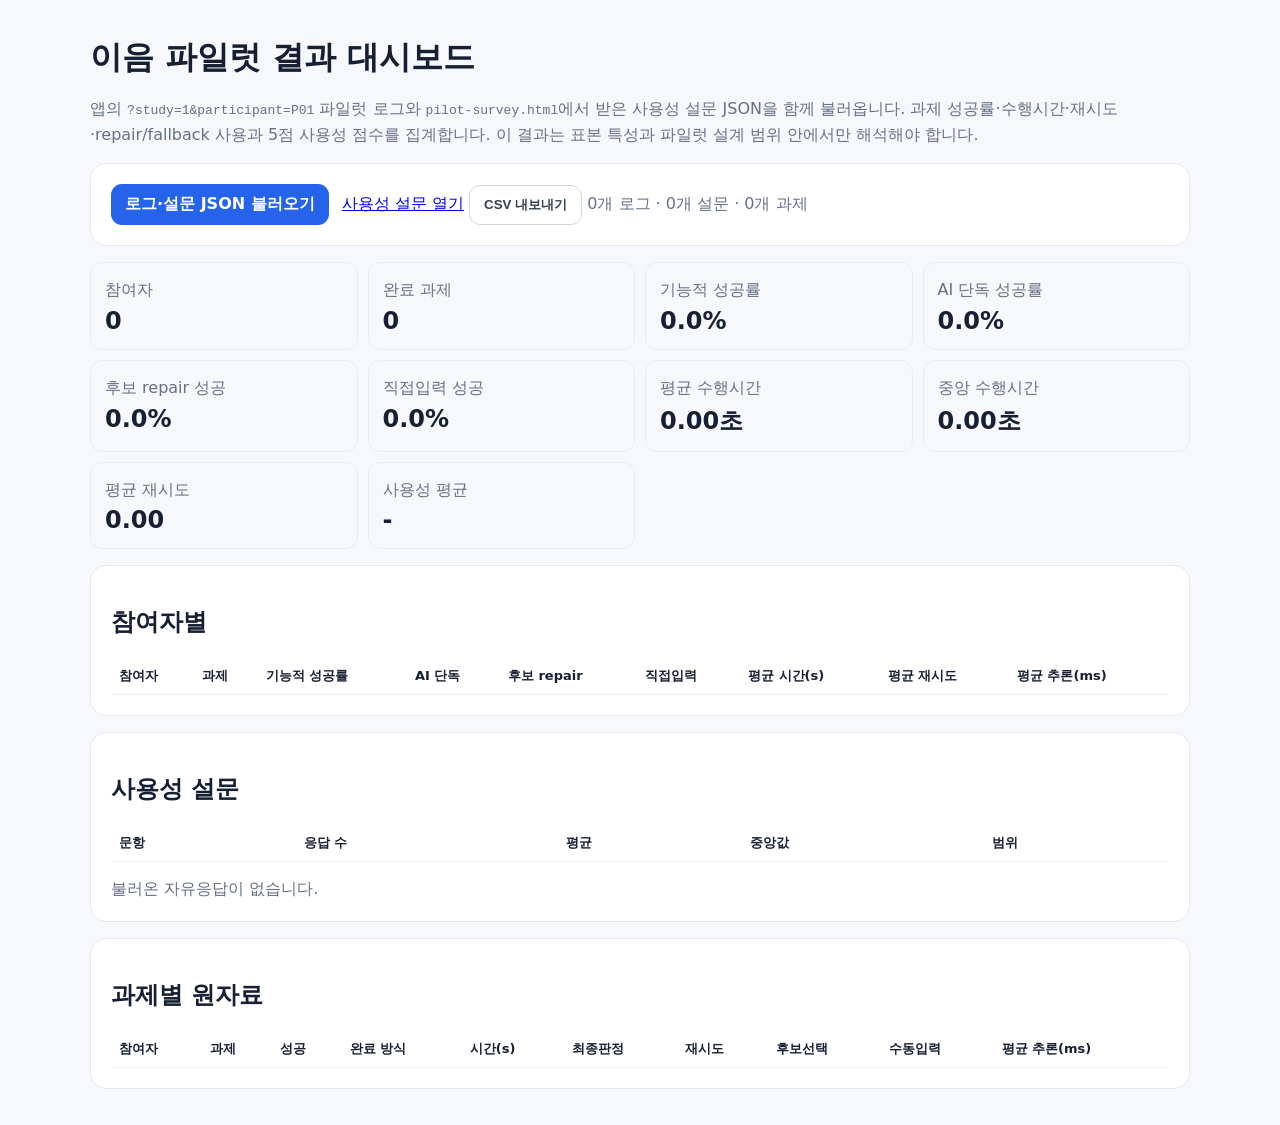
<file: pilot-dashboard.html>
<!DOCTYPE html>
<html lang="ko">
<head>
  <meta charset="UTF-8">
  <meta name="viewport" content="width=device-width, initial-scale=1.0">
  <title>이음 파일럿 결과 대시보드</title>
  <style>
    body{font-family:system-ui,-apple-system,"Noto Sans KR",sans-serif;margin:0;background:#f6f8fb;color:#172033}
    main{max-width:1100px;margin:36px auto;padding:0 18px}
    h1{margin-bottom:6px} .muted{color:#667085;line-height:1.6}
    .card{background:#fff;border:1px solid #e5e9f0;border-radius:16px;padding:20px;margin:16px 0;overflow:auto}
    button,label.file{border:0;border-radius:11px;padding:10px 14px;font-weight:700;cursor:pointer;background:#2563eb;color:#fff;display:inline-block}
    button.secondary{background:#fff;color:#344054;border:1px solid #d0d5dd}
    input[type=file]{display:none}
    .grid{display:grid;grid-template-columns:repeat(4,1fr);gap:10px}
    .metric{padding:14px;border:1px solid #eaecf0;border-radius:12px}.metric b{display:block;font-size:24px;margin-top:4px}
    table{width:100%;border-collapse:collapse;font-size:13px} th,td{text-align:left;padding:9px 8px;border-bottom:1px solid #eef1f5;white-space:nowrap}
    @media(max-width:760px){.grid{grid-template-columns:repeat(2,1fr)}}
  </style>
</head>
<body>
<main>
  <h1>이음 파일럿 결과 대시보드</h1>
  <p class="muted">앱의 <code>?study=1&participant=P01</code> 파일럿 로그와 <code>pilot-survey.html</code>에서 받은 사용성 설문 JSON을 함께 불러옵니다. 과제 성공률·수행시간·재시도·repair/fallback 사용과 5점 사용성 점수를 집계합니다. 이 결과는 표본 특성과 파일럿 설계 범위 안에서만 해석해야 합니다.</p>

  <div class="card">
    <label class="file">로그·설문 JSON 불러오기<input id="files" type="file" accept=".json" multiple></label>
    <a href="pilot-survey.html" style="margin-left:8px">사용성 설문 열기</a>
    <button id="exportCsv" class="secondary">CSV 내보내기</button>
    <span id="status" class="muted"></span>
  </div>

  <div id="metrics" class="grid"></div>

  <div class="card">
    <h2>참여자별</h2>
    <table><thead><tr><th>참여자</th><th>과제</th><th>기능적 성공률</th><th>AI 단독</th><th>후보 repair</th><th>직접입력</th><th>평균 시간(s)</th><th>평균 재시도</th><th>평균 추론(ms)</th></tr></thead><tbody id="participantRows"></tbody></table>
  </div>

  <div class="card">
    <h2>사용성 설문</h2>
    <table>
      <thead><tr><th>문항</th><th>응답 수</th><th>평균</th><th>중앙값</th><th>범위</th></tr></thead>
      <tbody id="surveyRows"></tbody>
    </table>
    <div id="surveyComments" class="muted" style="margin-top:14px"></div>
  </div>

  <div class="card">
    <h2>과제별 원자료</h2>
    <table><thead><tr><th>참여자</th><th>과제</th><th>성공</th><th>완료 방식</th><th>시간(s)</th><th>최종판정</th><th>재시도</th><th>후보선택</th><th>수동입력</th><th>평균 추론(ms)</th></tr></thead><tbody id="taskRows"></tbody></table>
  </div>
</main>
<script type="module" src="pilot-dashboard.js"></script>
</body>
</html>
</file>
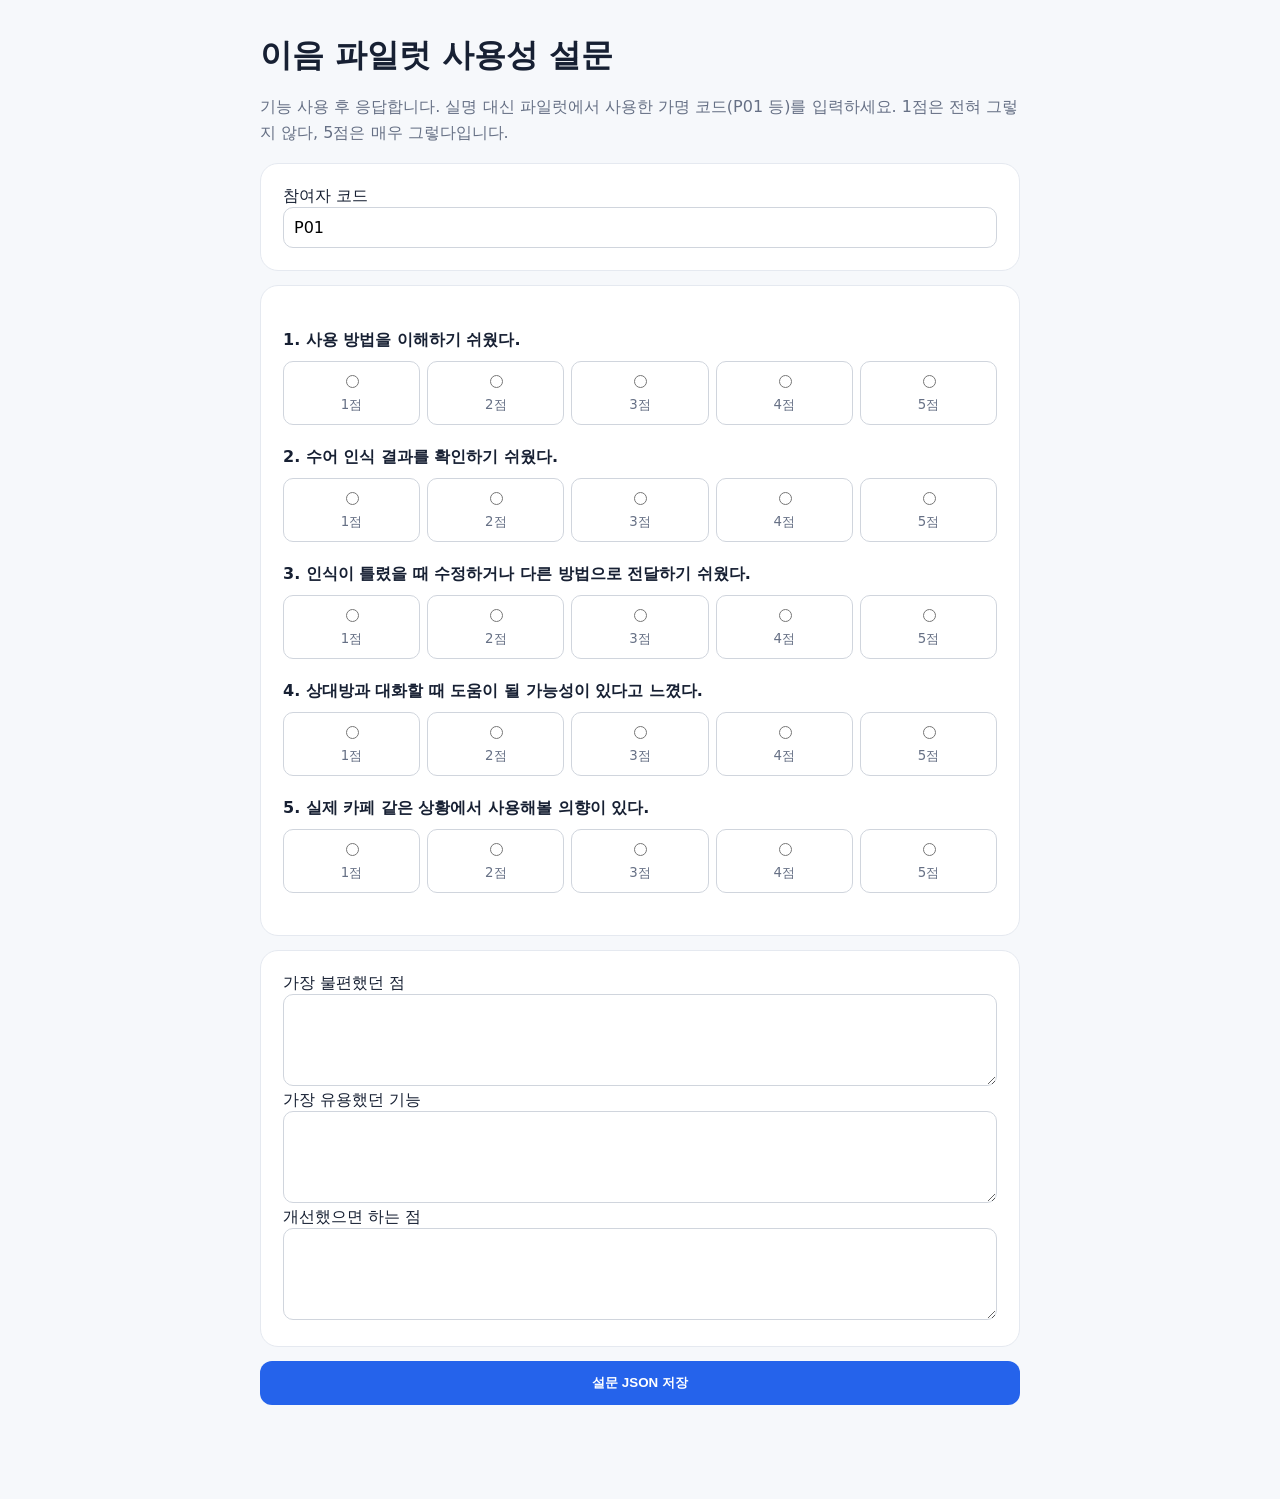
<file: pilot-survey.html>
<!DOCTYPE html>
<html lang="ko">
<head>
  <meta charset="UTF-8">
  <meta name="viewport" content="width=device-width, initial-scale=1.0">
  <title>이음 파일럿 사용성 설문</title>
  <style>
    body{margin:0;background:#f6f8fb;color:#172033;font-family:system-ui,-apple-system,"Noto Sans KR",sans-serif}
    main{max-width:760px;margin:34px auto;padding:0 18px 60px}
    .card{background:#fff;border:1px solid #e5e9f0;border-radius:18px;padding:22px;margin:14px 0}
    h1{margin-bottom:7px}.muted{color:#667085;line-height:1.65}
    input,textarea{width:100%;box-sizing:border-box;border:1px solid #d0d5dd;border-radius:10px;padding:10px;font:inherit}
    textarea{min-height:92px;resize:vertical}
    .q{margin:20px 0}.q-title{font-weight:700;line-height:1.5;margin-bottom:9px}
    .scale{display:grid;grid-template-columns:repeat(5,1fr);gap:7px}
    .scale label{border:1px solid #d0d5dd;border-radius:10px;padding:10px 4px;text-align:center;cursor:pointer}
    .scale input{width:auto}.scale small{display:block;color:#667085;margin-top:4px}
    button{width:100%;border:0;border-radius:12px;padding:13px;background:#2563eb;color:#fff;font-weight:800;cursor:pointer}
  </style>
</head>
<body>
<main>
  <h1>이음 파일럿 사용성 설문</h1>
  <p class="muted">기능 사용 후 응답합니다. 실명 대신 파일럿에서 사용한 가명 코드(P01 등)를 입력하세요. 1점은 전혀 그렇지 않다, 5점은 매우 그렇다입니다.</p>
  <div class="card">
    <label>참여자 코드<input id="participant" value="P01" autocomplete="off"></label>
  </div>
  <form id="survey" class="card"></form>
  <div class="card">
    <label>가장 불편했던 점<textarea id="difficult"></textarea></label><br>
    <label>가장 유용했던 기능<textarea id="useful"></textarea></label><br>
    <label>개선했으면 하는 점<textarea id="improve"></textarea></label>
  </div>
  <button id="save">설문 JSON 저장</button>
</main>
<script type="module" src="pilot-survey.js"></script>
</body>
</html>
</file>
